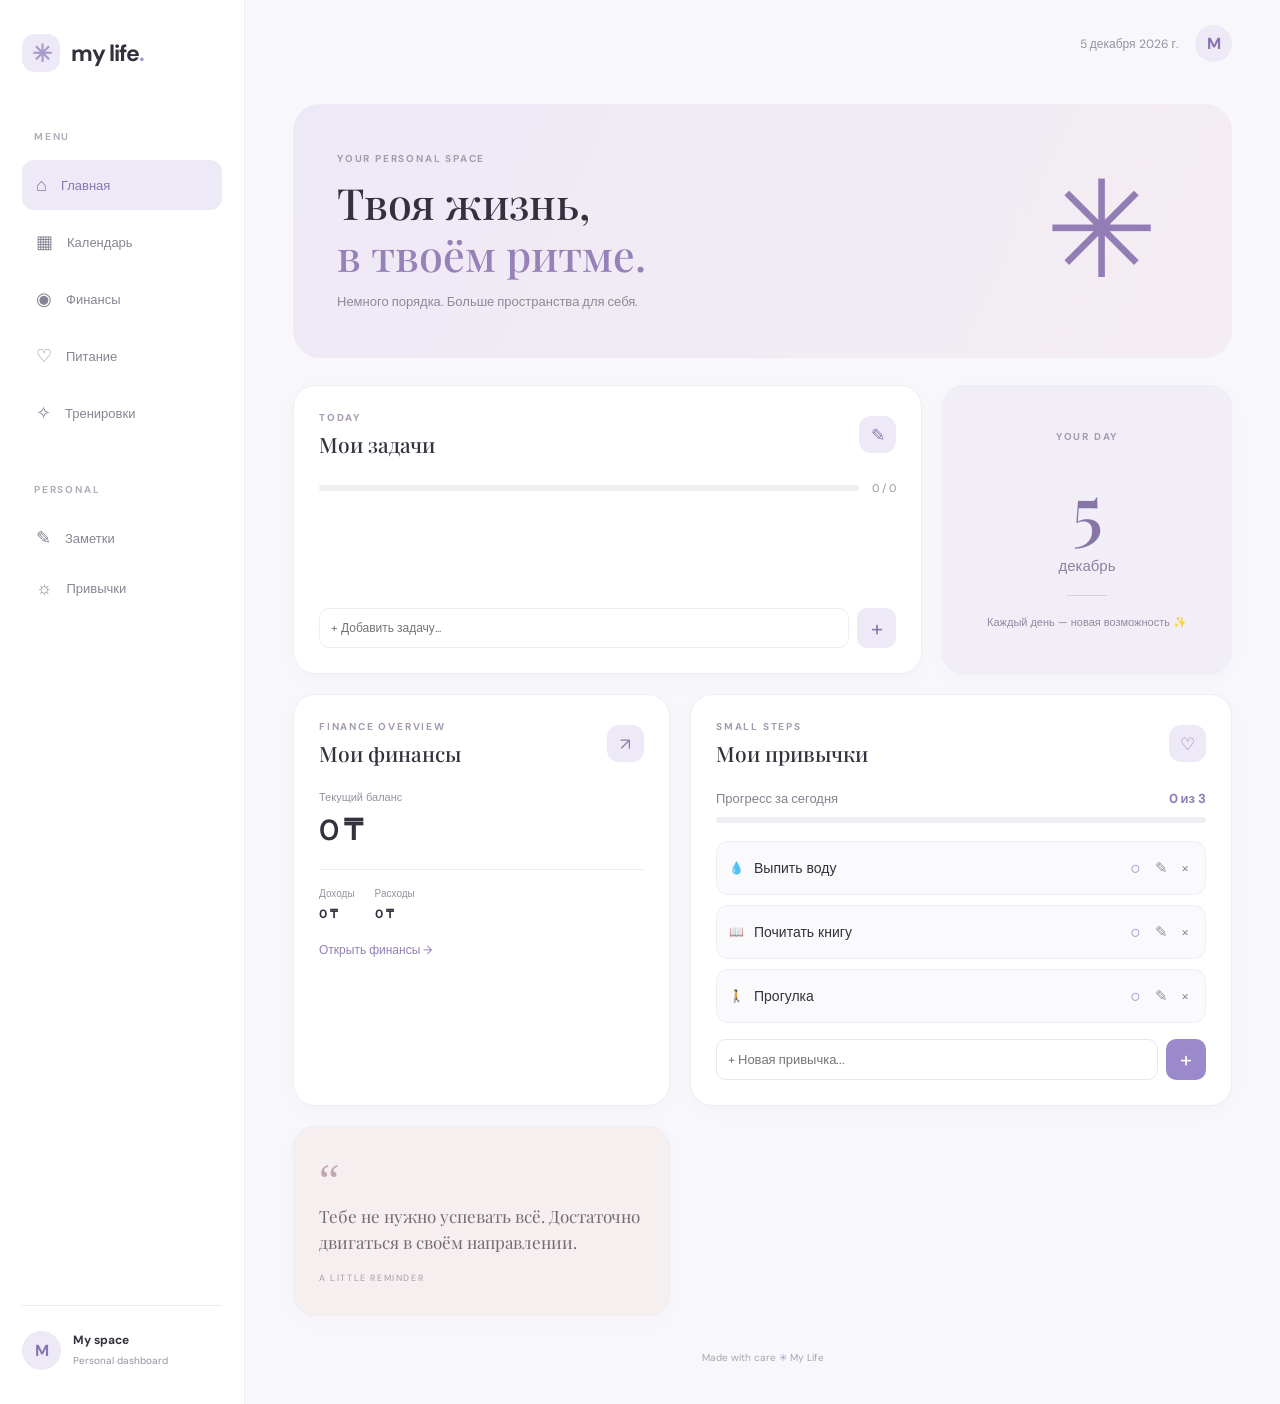
<file: index.html>
<!DOCTYPE html>
<html lang="ru">
<head>
  <meta charset="UTF-8">
  <meta name="viewport" content="width=device-width, initial-scale=1.0">
  <meta name="theme-color" content="#f8f7fb">
  <title>My Life</title>
  <link rel="stylesheet" href="style.css">
  <link rel="manifest" href="manifest.json">
  <link rel="preconnect" href="https://fonts.googleapis.com">
  <link rel="preconnect" href="https://fonts.gstatic.com" crossorigin>
  <link href="https://fonts.googleapis.com/css2?family=DM+Sans:wght@400;500;600;700&family=Playfair+Display:wght@500;600&display=swap" rel="stylesheet">
</head>
<body>
  <div class="app-shell">

    <aside class="sidebar">
      <div class="brand">
        <div class="brand-icon">✳</div>
        <span>my life<span class="brand-dot">.</span></span>
      </div>

      <div class="sidebar-label">MENU</div>
      <nav class="side-nav">
        <button class="nav-link active" data-page="home">⌂ <span>Главная</span></button>
        <button class="nav-link" data-page="calendar">▦ <span>Календарь</span></button>
        <button class="nav-link" data-page="finance">◉ <span>Финансы</span></button>
        <button class="nav-link" data-page="nutrition">♡ <span>Питание</span></button>
        <button class="nav-link" data-page="fitness">✧ <span>Тренировки</span></button>
      </nav>

      <div class="sidebar-bottom">
        <div class="sidebar-label">PERSONAL</div>
        <button class="nav-link" data-page="notes">✎ <span>Заметки</span></button>
        <button class="nav-link" data-page="habits">☼ <span>Привычки</span></button>
      </div>

      <div class="profile">
        <div class="avatar">M</div>
        <div><strong>My space</strong><small>Personal dashboard</small></div>
      </div>
    </aside>

    <main class="main-content">
      <header class="topbar">
        <div class="mobile-brand">✳ my life.</div>
        <div class="topbar-right">
          <span class="today-label" id="header-date"></span>
          <div class="top-avatar">M</div>
        </div>
      </header>

      <section class="welcome">
        <div>
          <p class="eyebrow">YOUR PERSONAL SPACE</p>
          <h1>Твоя жизнь,<br><span>в твоём ритме.</span></h1>
          <p class="welcome-subtitle">Немного порядка. Больше пространства для себя.</p>
        </div>
       <div class="welcome-decoration">✳︎</div>
      </section>

      <section class="dashboard-grid">

        <article class="card tasks-card">
          <div class="card-heading">
            <div>
              <p class="card-kicker">TODAY</p>
              <h2>Мои задачи</h2>
            </div>
            <span class="soft-icon">✎</span>
          </div>
          <div class="task-progress">
            <div class="progress-track"><div id="task-progress-fill"></div></div>
            <span id="task-count">0 / 0</span>
          </div>
          <div id="task-list" class="task-list"></div>
          <form id="task-form" class="task-form">
            <input id="task-input" placeholder="+ Добавить задачу..." autocomplete="off">
            <button aria-label="Добавить задачу">+</button>
          </form>
        </article>

        <article class="card date-card">
          <p class="card-kicker">YOUR DAY</p>
          <h2 id="day-number">14</h2>
          <p id="day-name">Ноябрь</p>
          <div class="date-divider"></div>
          <p class="date-note">Каждый день — новая возможность ✨</p>
        </article>

        <article class="card finance-card">
          <div class="card-heading">
            <div>
              <p class="card-kicker">FINANCE OVERVIEW</p>
              <h2>Мои финансы</h2>
            </div>
            <span class="soft-icon">↗</span>
          </div>
          <p class="finance-caption">Текущий баланс</p>
          <div class="balance" id="balance">0 ₸</div>
          <div class="finance-stats">
            <div><span>Доходы</span><strong id="income">0 ₸</strong></div>
            <div><span>Расходы</span><strong id="expenses">0 ₸</strong></div>
          </div>
          <button class="text-button" data-page="finance">Открыть финансы →</button>
        </article>

        <article class="card habits-card">
  <div class="card-heading">
    <div>
      <p class="card-kicker">SMALL STEPS</p>
      <h2>Мои привычки</h2>
    </div>
    <span class="soft-icon">♡</span>
  </div>

  <div class="habits-progress">
    <div class="habits-progress-info">
      <span>Прогресс за сегодня</span>
      <strong id="habit-progress-text">0 из 0</strong>
    </div>

    <div class="progress-track">
      <div id="habit-progress-fill"></div>
    </div>
  </div>

  <div id="habits-list" class="habits-list"></div>

  <form id="habit-form" class="habit-form">
    <input
      type="text"
      id="habit-input"
      placeholder="+ Новая привычка..."
      maxlength="60"
      autocomplete="off"
    >
    <button type="submit" aria-label="Добавить привычку">+</button>
  </form>
</article>

        <article class="card quote-card">
          <span class="quote-mark">“</span>
          <p>Тебе не нужно успевать всё. Достаточно двигаться в своём направлении.</p>
          <span class="quote-caption">A LITTLE REMINDER</span>
        </article>

      </section>

      <footer>Made with care <span>✳</span> My Life</footer>
    </main>
  </div>

  <nav class="mobile-nav">
    <button class="active" data-page="home">⌂<small>Главная</small></button>
    <button data-page="calendar">▦<small>Календарь</small></button>
    <button data-page="finance">◉<small>Финансы</small></button>
    <button data-page="notes">✎<small>Заметки</small></button>
    <button data-page="nutrition">♡<small>Питание</small></button>
    <button data-page="fitness">✧<small>Спорт</small></button>
  </nav>

  <script src="pwa.js"></script>
  <script src="script.js"></script>
</body>
</html>
</file>
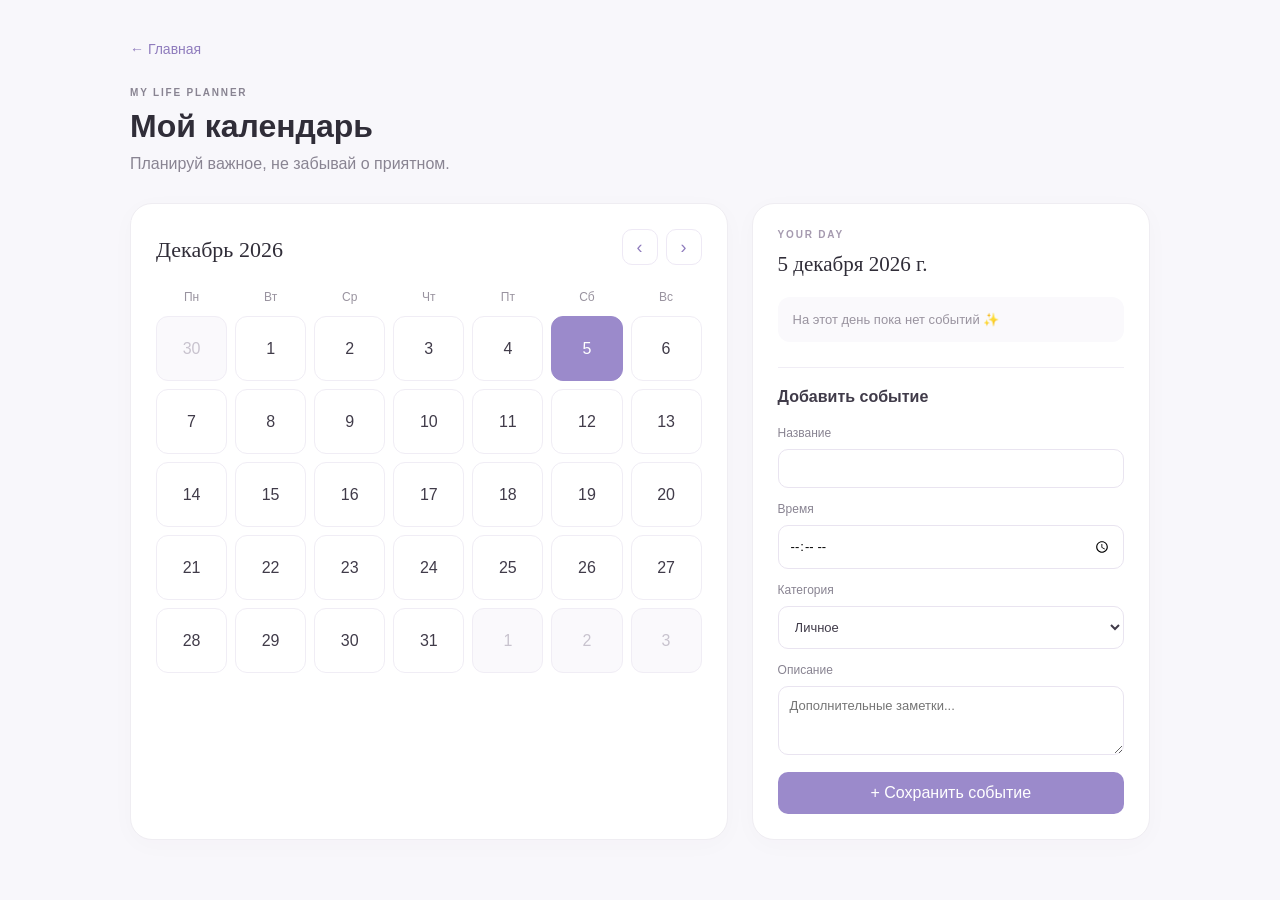
<file: pages/calendar.html>
<!DOCTYPE html>
<html lang="ru">
<head>
  <meta charset="UTF-8">
  <meta name="viewport" content="width=device-width, initial-scale=1.0">
  <title>Календарь — My Life</title>
  <link rel="stylesheet" href="../style.css">
  <link rel="manifest" href="../manifest.json">
</head>
<body>

  <div class="calendar-page">
    <header class="calendar-header">
      <a href="../index.html" class="back-link">← Главная</a>
      <p class="card-kicker">MY LIFE PLANNER</p>
      <h1>Мой календарь</h1>
      <p>Планируй важное, не забывай о приятном.</p>
    </header>

    <main>
      <div class="calendar-layout">

  <section class="card calendar-main">
    <div class="calendar-top">
      <h2 id="calendar-month">Ноябрь 2026</h2>

      <div class="calendar-controls">
        <button id="prev-month" type="button">‹</button>
        <button id="next-month" type="button">›</button>
      </div>
    </div>

    <div class="calendar-weekdays">
      <span>Пн</span>
      <span>Вт</span>
      <span>Ср</span>
      <span>Чт</span>
      <span>Пт</span>
      <span>Сб</span>
      <span>Вс</span>
    </div>

    <div class="calendar-days" id="calendar-days"></div>
  </section>

  
<section class="card calendar-events">
  <p class="card-kicker">YOUR DAY</p>

  <h2 id="selected-date">Выбери дату</h2>

  <div id="events-list" class="events-list">
    <p class="events-empty">На этот день пока нет событий ✨</p>
  </div>

  <div class="event-form-wrapper">
    <h3>Добавить событие</h3>

    <form id="event-form">
      <label for="event-title">Название</label>
      <input
  type="text"
  id="event-title"
  required
>

      <label for="event-time">Время</label>
      <input type="time" id="event-time">


<label for="event-category">Категория</label>
<select id="event-category">
  <option value="personal">Личное</option>
  <option value="work">Работа</option>
  <option value="health">Здоровье</option>
  <option value="rest">Отдых</option>
  <option value="other">Другое</option>
</select> 

      <label for="event-description">Описание</label>
      <textarea
        id="event-description"
        placeholder="Дополнительные заметки..."
        rows="3"
      ></textarea>

      <button type="submit" class="event-submit">
        + Сохранить событие
      </button>
    </form>
  </div>
</section>


</div>
      </section>

<div id="edit-modal" class="edit-modal hidden">
  <div class="edit-modal-content">

    <div class="edit-modal-header">
      <h2>Изменить событие</h2>
      <button type="button" id="close-edit-modal">×</button>
    </div>

    <form id="edit-event-form">

      <input type="hidden" id="edit-event-id">

      <label for="edit-event-title">Название</label>
      <input type="text" id="edit-event-title" required>

      <label for="edit-event-date">Дата</label>
      <input type="date" id="edit-event-date" required>

      <label for="edit-event-time">Время</label>
      <input type="time" id="edit-event-time">

      <label for="edit-event-category">Категория</label>
      <select id="edit-event-category">
        <option value="personal">Личное</option>
        <option value="work">Работа</option>
        <option value="health">Здоровье</option>
        <option value="rest">Отдых</option>
        <option value="other">Другое</option>
      </select>

      <label for="edit-event-description">Описание</label>
      <textarea id="edit-event-description" rows="3"></textarea>

      <button type="submit" class="event-submit">
        Сохранить изменения
      </button>

    </form>
  </div>
</div>

    </main>
  </div>
<script src="../pwa.js"></script>
</body>

<!-- MOBILE BOTTOM NAVIGATION -->

<nav class="mobile-nav">

  <a href="../index.html">
    ⌂
    <small>Главная</small>
  </a>

  <a href="calendar.html">
    ▦
    <small>Календарь</small>
  </a>

  <a href="finance.html">
    ◉
    <small>Финансы</small>
  </a>

  <a href="notes.html">
    ✎
    <small>Заметки</small>
  </a>

  <a href="nutrition.html">
    ♡
    <small>Питание</small>
  </a>

  <a href="fitness.html">
    ✧
    <small>Спорт</small>
  </a>

</nav>

<script src="calendar.js"></script>
</html>
</file>
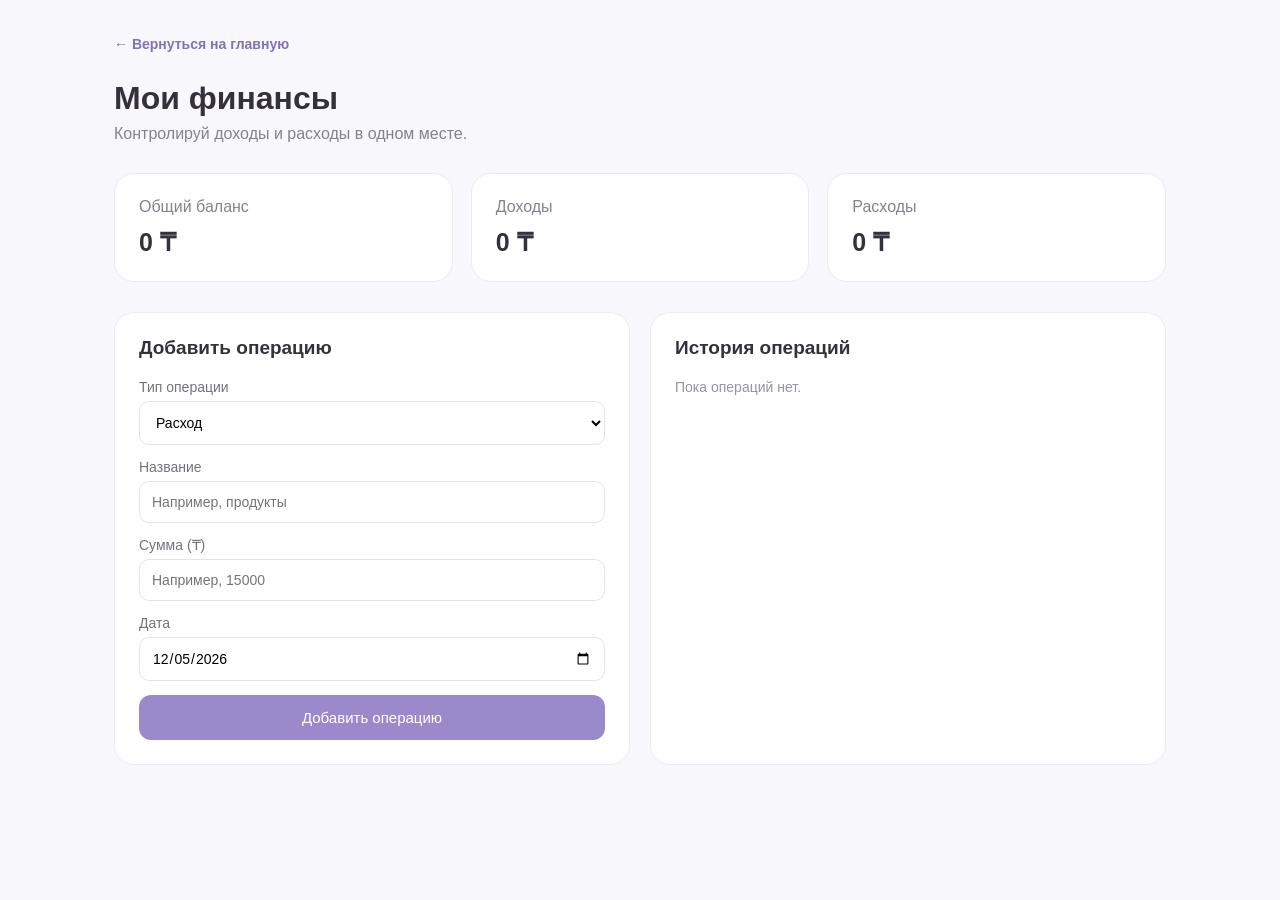
<file: pages/finance.html>
<!DOCTYPE html>
<html lang="ru">
<head>
  <meta charset="UTF-8">
  <meta name="viewport" content="width=device-width, initial-scale=1.0">
  <title>My Life — Финансы</title>
  <link rel="stylesheet" href="../style.css">
  <link rel="manifest" href="../manifest.json">

  <style>
    .finance-page {
      max-width: 1100px;
      margin: 0 auto;
      padding: 35px 24px;
    }

    .back-link {
      display: inline-block;
      margin-bottom: 28px;
      color: #8272b8;
      text-decoration: none;
      font-weight: 600;
    }

    .finance-page h1 {
      margin-bottom: 8px;
    }

    .finance-subtitle {
      color: #85818e;
      margin-bottom: 30px;
    }

    .finance-overview {
      display: grid;
      grid-template-columns: repeat(3, 1fr);
      gap: 18px;
      margin-bottom: 30px;
    }

    .finance-box,
    .finance-panel {
      background: white;
      border: 1px solid #eeeaf5;
      border-radius: 20px;
      padding: 24px;
    }

    .finance-box p {
      color: #85818e;
      margin-bottom: 12px;
    }

    .finance-box h2 {
      font-size: 25px;
    }

    .finance-content {
      display: grid;
      grid-template-columns: 1fr 1fr;
      gap: 20px;
    }

    .finance-panel h2 {
      margin-bottom: 20px;
      font-size: 19px;
    }

    .finance-form {
      display: flex;
      flex-direction: column;
      gap: 14px;
    }

    .finance-form label {
      font-size: 14px;
      color: #77717f;
    }

    .finance-form input,
    .finance-form select {
      width: 100%;
      padding: 12px;
      margin-top: 6px;
      border: 1px solid #e6e1ef;
      border-radius: 10px;
      background: #fff;
      font: inherit;
    }

    .finance-form button {
      border: none;
      border-radius: 12px;
      padding: 14px;
      background: #9b8acb;
      color: white;
      font-size: 15px;
      cursor: pointer;
    }

    .transaction-list {
      display: flex;
      flex-direction: column;
      gap: 12px;
    }

    .transaction-item {
      display: flex;
      justify-content: space-between;
      align-items: center;
      gap: 12px;
      padding: 13px 0;
      border-bottom: 1px solid #f0edf4;
    }

    .transaction-item small {
      display: block;
      color: #99939f;
      margin-top: 5px;
    }

    .income-amount {
      color: #4b9c79;
      font-weight: 600;
    }

    .expense-amount {
      color: #d27c88;
      font-weight: 600;
    }

    .delete-transaction {
      border: none;
      background: transparent;
      color: #aaa;
      cursor: pointer;
      margin-left: 8px;
    }

    .empty-transactions {
      color: #99939f;
      font-size: 14px;
    }

    @media (max-width: 700px) {
      .finance-overview,
      .finance-content {
        grid-template-columns: 1fr;
      }
    }
  </style>
</head>

<body>
  <main class="finance-page">

    <a class="back-link" href="../index.html">← Вернуться на главную</a>

    <h1>Мои финансы</h1>
    <p class="finance-subtitle">Контролируй доходы и расходы в одном месте.</p>

    <section class="finance-overview">

      <div class="finance-box">
        <p>Общий баланс</p>
        <h2 id="total-balance">0 ₸</h2>
      </div>

      <div class="finance-box">
        <p>Доходы</p>
        <h2 id="total-income">0 ₸</h2>
      </div>

      <div class="finance-box">
        <p>Расходы</p>
        <h2 id="total-expense">0 ₸</h2>
      </div>

    </section>

    <section class="finance-content">

      <div class="finance-panel">
        <h2>Добавить операцию</h2>

        <form class="finance-form" id="finance-form">

          <label>
            Тип операции
            <select id="operation-type" required>
              <option value="expense">Расход</option>
              <option value="income">Доход</option>
            </select>
          </label>

          <label>
            Название
            <input
              type="text"
              id="operation-name"
              placeholder="Например, продукты"
              required
            >
          </label>

          <label>
            Сумма (₸)
            <input
              type="number"
              id="operation-amount"
              placeholder="Например, 15000"
              min="1"
              step="1"
              required
            >
          </label>

          <label>
            Дата
            <input type="date" id="operation-date" required>
          </label>

          <button type="submit">Добавить операцию</button>

        </form>
      </div>

      <div class="finance-panel">
        <h2>История операций</h2>
        <div class="transaction-list" id="transaction-list">
          <p class="empty-transactions">Пока операций нет.</p>
        </div>
      </div>

    </section>
  </main>

  <script>
    const STORAGE_KEY = 'myLifeTransactions';

    const money = amount =>
      new Intl.NumberFormat('ru-RU').format(amount) + ' ₸';

    function getTransactions() {
      return JSON.parse(localStorage.getItem(STORAGE_KEY) || '[]');
    }

    function saveTransactions(transactions) {
      localStorage.setItem(STORAGE_KEY, JSON.stringify(transactions));
    }

    function renderFinance() {
      const transactions = getTransactions();

      const income = transactions
        .filter(item => item.type === 'income')
        .reduce((sum, item) => sum + item.amount, 0);

      const expense = transactions
        .filter(item => item.type === 'expense')
        .reduce((sum, item) => sum + item.amount, 0);

      document.getElementById('total-balance').textContent =
        money(income - expense);

      document.getElementById('total-income').textContent =
        money(income);

      document.getElementById('total-expense').textContent =
        money(expense);

      const list = document.getElementById('transaction-list');

      if (transactions.length === 0) {
        list.innerHTML =
          '<p class="empty-transactions">Пока операций нет.</p>';
        return;
      }

      list.innerHTML = '';

      transactions
        .sort((a, b) => b.id - a.id)
        .forEach(item => {
          const row = document.createElement('div');
          row.className = 'transaction-item';

          const info = document.createElement('div');
          const name = document.createElement('strong');
          const date = document.createElement('small');

          name.textContent = item.name;
          date.textContent = new Date(item.date + 'T12:00:00')
            .toLocaleDateString('ru-RU');

          info.append(name, date);

          const right = document.createElement('div');
          const amount = document.createElement('span');
          amount.className = item.type === 'income'
            ? 'income-amount'
            : 'expense-amount';

          amount.textContent =
            (item.type === 'income' ? '+' : '−') + money(item.amount);

          const deleteButton = document.createElement('button');
          deleteButton.className = 'delete-transaction';
          deleteButton.textContent = '✕';
          deleteButton.type = 'button';

          deleteButton.addEventListener('click', () => {
            const updated = getTransactions()
              .filter(transaction => transaction.id !== item.id);

            saveTransactions(updated);
            renderFinance();
          });

          right.append(amount, deleteButton);
          row.append(info, right);
          list.append(row);
        });
    }

    document.getElementById('operation-date').value =
      new Date().toLocaleDateString('en-CA');

    document.getElementById('finance-form')
      .addEventListener('submit', event => {
        event.preventDefault();

        const type = document.getElementById('operation-type').value;
        const name = document.getElementById('operation-name').value.trim();
        const amount = Number(
          document.getElementById('operation-amount').value
        );
        const date = document.getElementById('operation-date').value;

        if (!name || !amount || amount <= 0 || !date) return;

        const transactions = getTransactions();

        transactions.push({
          id: Date.now(),
          type,
          name,
          amount,
          date
        });

        saveTransactions(transactions);
        event.target.reset();

        document.getElementById('operation-date').value =
          new Date().toLocaleDateString('en-CA');

        renderFinance();
      });

    renderFinance();
  </script>

<nav class="mobile-nav">

  <a href="../index.html">
    ⌂
    <small>Главная</small>
  </a>

  <a href="calendar.html">
    ▦
    <small>Календарь</small>
  </a>

  <a href="finance.html" class="active">
    ◉
    <small>Финансы</small>
  </a>

  <a href="notes.html">
    ✎
    <small>Заметки</small>
  </a>

  <a href="nutrition.html">
    ♡
    <small>Питание</small>
  </a>

  <a href="fitness.html">
    ✧
    <small>Спорт</small>
  </a>

</nav>
<script src="../pwa.js"></script>
</body>
</html>
</file>
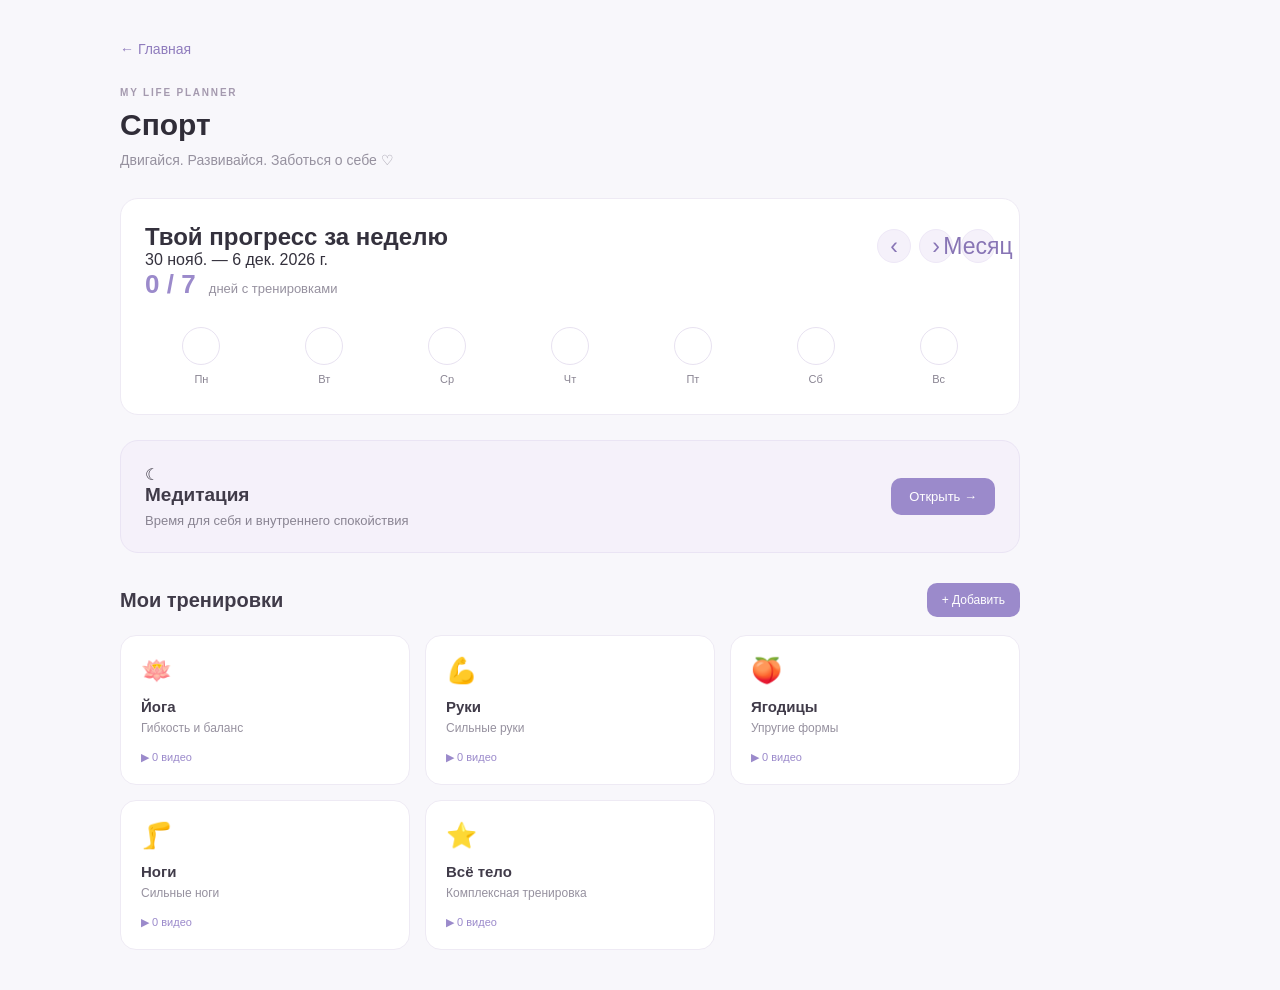
<file: pages/fitness.html>
<!DOCTYPE html>
<html lang="ru">
<head>
  <meta charset="UTF-8">
  <meta name="viewport" content="width=device-width, initial-scale=1.0">
  <meta name="theme-color" content="#f5f1fa">
  <title>Спорт — My Life</title>
  <link rel="stylesheet" href="../style.css">
  <link rel="manifest" href="../manifest.json">
</head>

<body>

  <div class="fitness-page">

    <!-- HEADER -->

    <header class="fitness-header">
      <a href="../index.html" class="back-link">← Главная</a>
      <p class="card-kicker">MY LIFE PLANNER</p>
      <h1>Спорт</h1>
      <p>Двигайся. Развивайся. Заботься о себе ♡</p>
    </header>

    <main class="fitness-main">

      <!-- WEEKLY PROGRESS -->

      <section class="fitness-progress">

        <div class="fitness-week-heading">
          <div>
            <h2>Твой прогресс за неделю</h2>
            <span id="fitness-week-label"></span>
          </div>

          
<div class="fitness-week-controls">
  <button type="button" id="fitness-prev-week">‹</button>
  <button type="button" id="fitness-next-week">›</button>
  <button type="button" id="fitness-month-button" class="fitness-month-button">
    Месяц
  </button>
</div>

        </div>

        <div class="fitness-progress-info">
          <p>
            <span id="fitness-progress-count">0</span> / 7
          </p>
          <span>дней с тренировками</span>
        </div>

        <div
          id="fitness-progress-days"
          class="fitness-progress-days">
        </div>

      </section>


      <!-- MEDITATION -->

      <section class="meditation-card">

        <div class="meditation-card-info">
          <span class="meditation-icon">☾</span>
          <h2>Медитация</h2>
          <p>Время для себя и внутреннего спокойствия</p>
        </div>

        <button type="button" id="open-meditation">
          Открыть →
        </button>

      </section>


      <!-- WORKOUTS -->

      <section class="fitness-workouts">

        <div class="fitness-section-header">
          <h2>Мои тренировки</h2>

          <button type="button" id="add-workout-button">
            + Добавить
          </button>
        </div>

        <div
          id="fitness-workout-grid"
          class="fitness-workout-grid">
        </div>

      </section>


      <!-- WORKOUT DETAILS -->

      <section
        id="fitness-detail"
        class="fitness-detail hidden">

        <div class="fitness-detail-header">

          <button type="button" id="back-to-workouts">
            ← Назад
          </button>

          <h2 id="fitness-detail-title"></h2>

        </div>

        <div class="fitness-detail-actions">

          <button type="button" id="add-video-button">
            + Добавить видео
          </button>

          <button
            type="button"
            id="delete-workout-button"
            class="fitness-delete-workout">
            Удалить категорию
          </button>

        </div>

        <div
          id="fitness-video-list"
          class="fitness-video-list">
        </div>

      </section>

    </main>

  </div>


  <!-- WORKOUT MODAL -->

  <div id="workout-modal" class="fitness-modal hidden">

    <div class="fitness-modal-content">

      <div class="fitness-modal-header">
        <h2>Новая тренировка</h2>

        <button type="button" id="close-workout-modal">
          ×
        </button>
      </div>

      <label for="workout-name">
        Название тренировки
      </label>

      <input
        type="text"
        id="workout-name"
        placeholder="Например, Растяжка">

      <button type="button" id="save-workout-button">
        Сохранить
      </button>

    </div>

  </div>


  <!-- VIDEO MODAL -->

  <div id="video-modal" class="fitness-modal hidden">

    <div class="fitness-modal-content">

      <div class="fitness-modal-header">
        <h2>Добавить видео</h2>

        <button type="button" id="close-video-modal">
          ×
        </button>
      </div>

      <label for="video-name">
        Название видео
      </label>

      <input
        type="text"
        id="video-name"
        placeholder="Например, Йога для начинающих">

      <label for="video-link">
        Ссылка на YouTube
      </label>

      <input
        type="url"
        id="video-link"
        placeholder="Вставь ссылку на видео">

      <button type="button" id="save-video-button">
        Сохранить
      </button>

    </div>

  </div>


<!-- MONTH CALENDAR MODAL -->

<div id="fitness-month-modal" class="fitness-modal hidden">

  <div class="fitness-modal-content fitness-calendar-modal">

    <div class="fitness-modal-header">
      <h2>История тренировок</h2>

      <button type="button" id="close-fitness-month">
        ×
      </button>
    </div>

    <div class="fitness-calendar-heading">

      <button type="button" id="fitness-prev-month">‹</button>

      <h3 id="fitness-month-title">Ноябрь 2026</h3>

      <button type="button" id="fitness-next-month">›</button>

    </div>

    <div class="fitness-calendar-weekdays">
      <span>Пн</span>
      <span>Вт</span>
      <span>Ср</span>
      <span>Чт</span>
      <span>Пт</span>
      <span>Сб</span>
      <span>Вс</span>
    </div>

    <div
      id="fitness-month-grid"
      class="fitness-month-grid">
    </div>

    <div class="fitness-calendar-legend">
      <span class="fitness-calendar-dot"></span>
      <span>День с тренировкой</span>
    </div>

  </div>

</div>

<!-- MOBILE BOTTOM NAVIGATION -->

<nav class="mobile-nav">

  <a href="../index.html">
    ⌂
    <small>Главная</small>
  </a>

  <a href="calendar.html">
    ▦
    <small>Календарь</small>
  </a>

  <a href="finance.html">
    ◉
    <small>Финансы</small>
  </a>

  <a href="notes.html">
    ✎
    <small>Заметки</small>
  </a>

  <a href="nutrition.html">
    ♡
    <small>Питание</small>
  </a>

  <a href="fitness.html" class="active">
    ✧
    <small>Спорт</small>
  </a>

</nav>

  <script src="fitness.js"></script>
<script src="../pwa.js"></script>
</body>
</html>
</file>
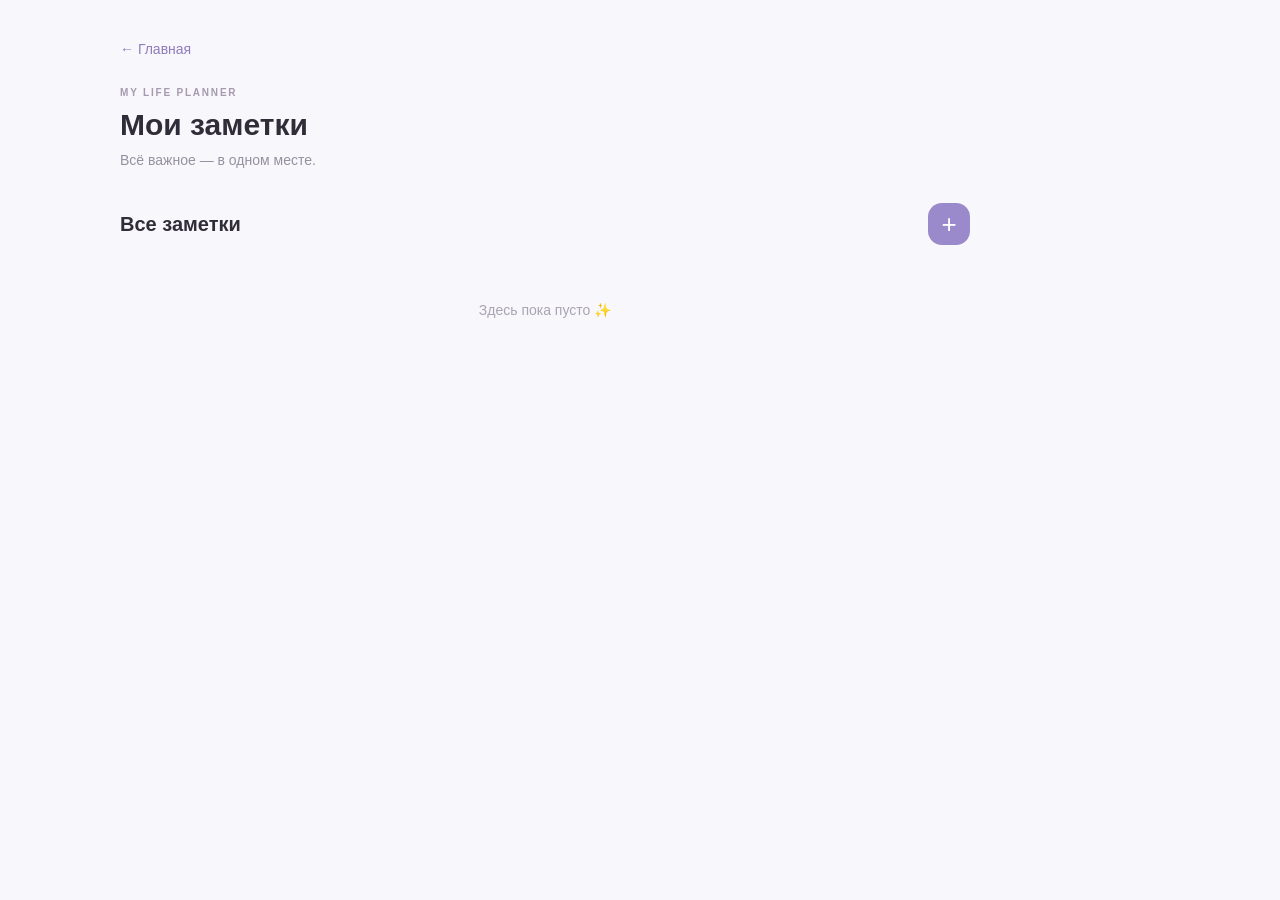
<file: pages/notes.html>
<!DOCTYPE html>
<html lang="ru">
<head>
  <meta charset="UTF-8">
  <meta name="viewport" content="width=device-width, initial-scale=1.0">
  <title>Заметки — My Life</title>
  <link rel="stylesheet" href="../style.css">
  <link rel="manifest" href="../manifest.json">
</head>
<body>

  <div class="notes-page">
    <header class="notes-header">
      <a href="../index.html" class="back-link">← Главная</a>
      <p class="card-kicker">MY LIFE PLANNER</p>
      <h1>Мои заметки</h1>
      <p>Всё важное — в одном месте.</p>
    </header>

    <main class="notes-main">

      <div class="notes-top">
        <h2>Все заметки</h2>
        <button id="add-note-button" type="button">+</button>
      </div>

      <div id="notes-list" class="notes-list">
        <p class="notes-empty">Здесь пока пусто ✨</p>
      </div>
      <div id="note-editor" class="note-editor hidden">

  <div class="note-editor-header">
    <span id="note-editor-date"></span>
    <button type="button" id="close-note-editor">×</button>
  </div>

  <textarea id="note-content" placeholder="Напиши что-нибудь..."></textarea>

  <button type="button" id="save-note-button">
    Сохранить
  </button>

</div>

    </main>
  </div>

  <script src="notes.js"></script>


<nav class="mobile-nav">

  <a href="../index.html">
    ⌂
    <small>Главная</small>
  </a>

  <a href="calendar.html">
    ▦
    <small>Календарь</small>
  </a>

  <a href="finance.html">
    ◉
    <small>Финансы</small>
  </a>

  <a href="notes.html" class="active">
    ✎
    <small>Заметки</small>
  </a>

  <a href="nutrition.html">
    ♡
    <small>Питание</small>
  </a>

  <a href="fitness.html">
    ✧
    <small>Спорт</small>
  </a>

</nav>
<script src="../pwa.js"></script>
</body>
</html>
</file>
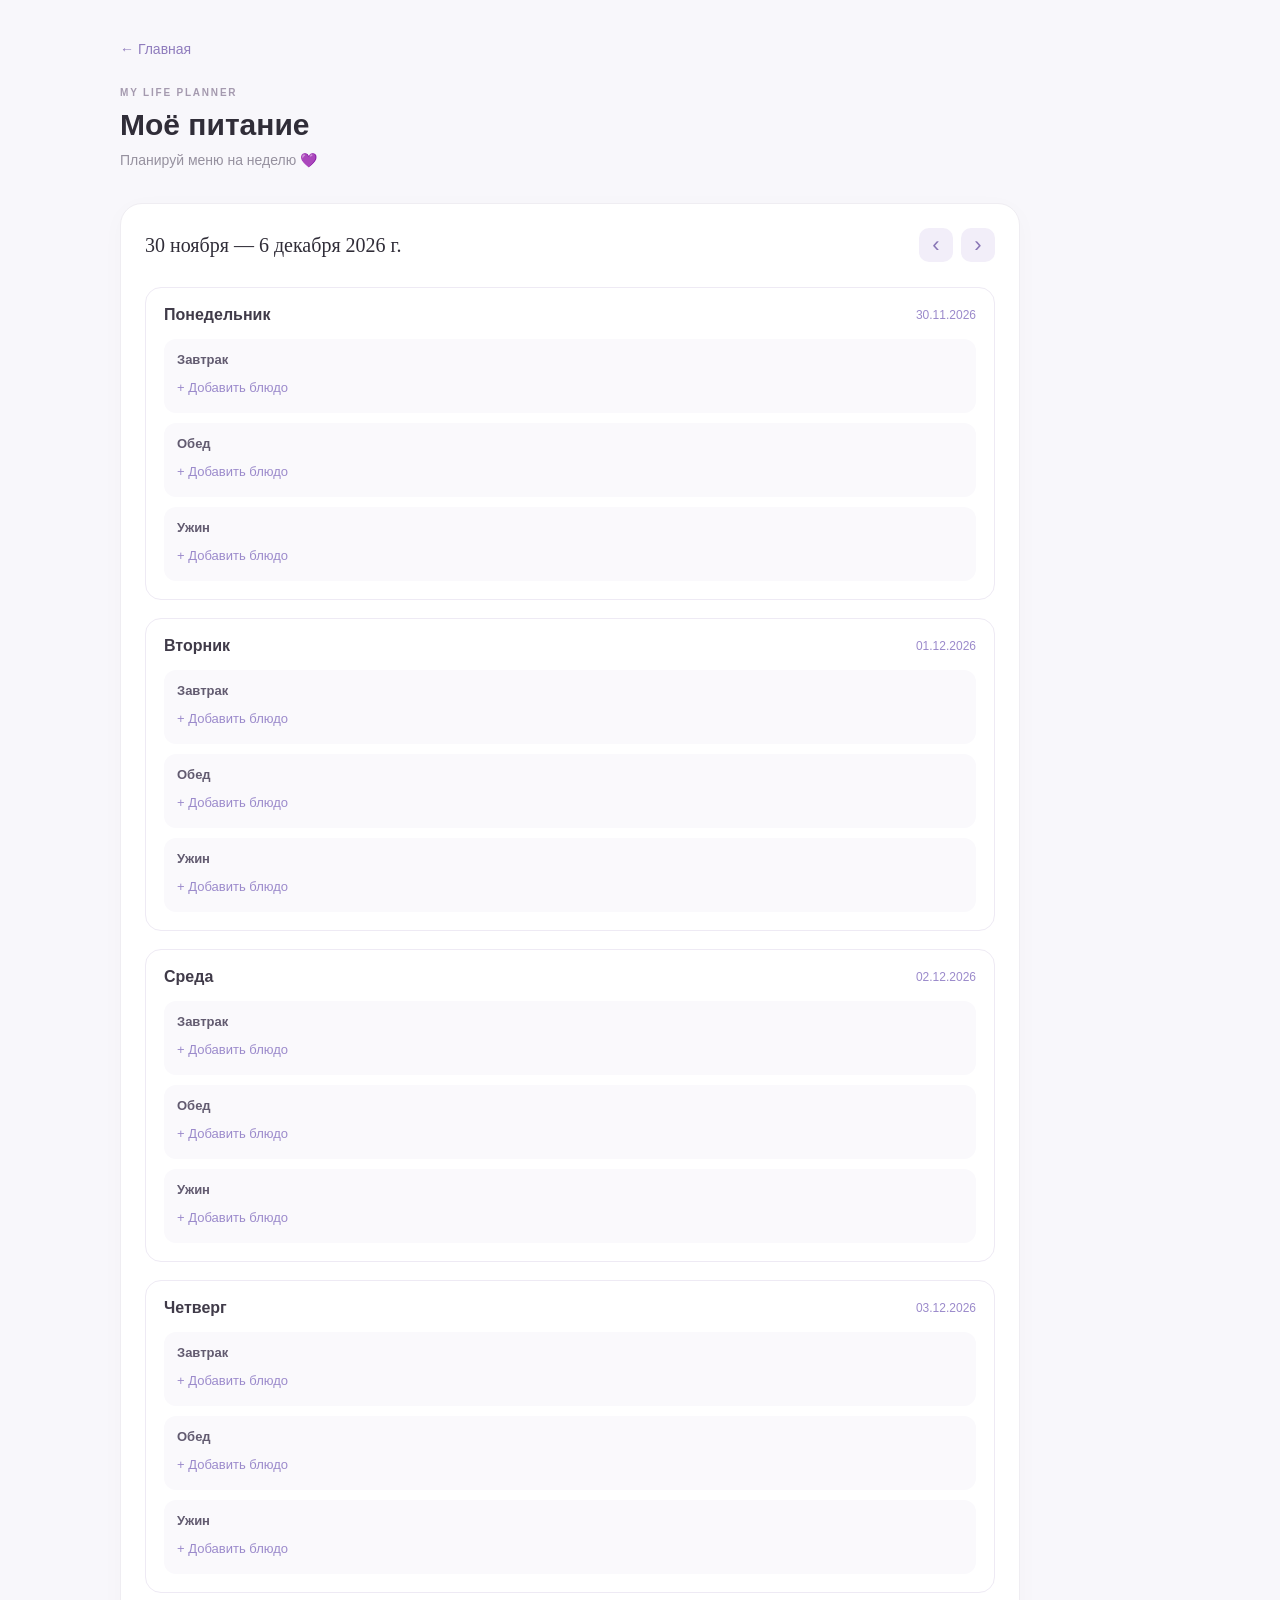
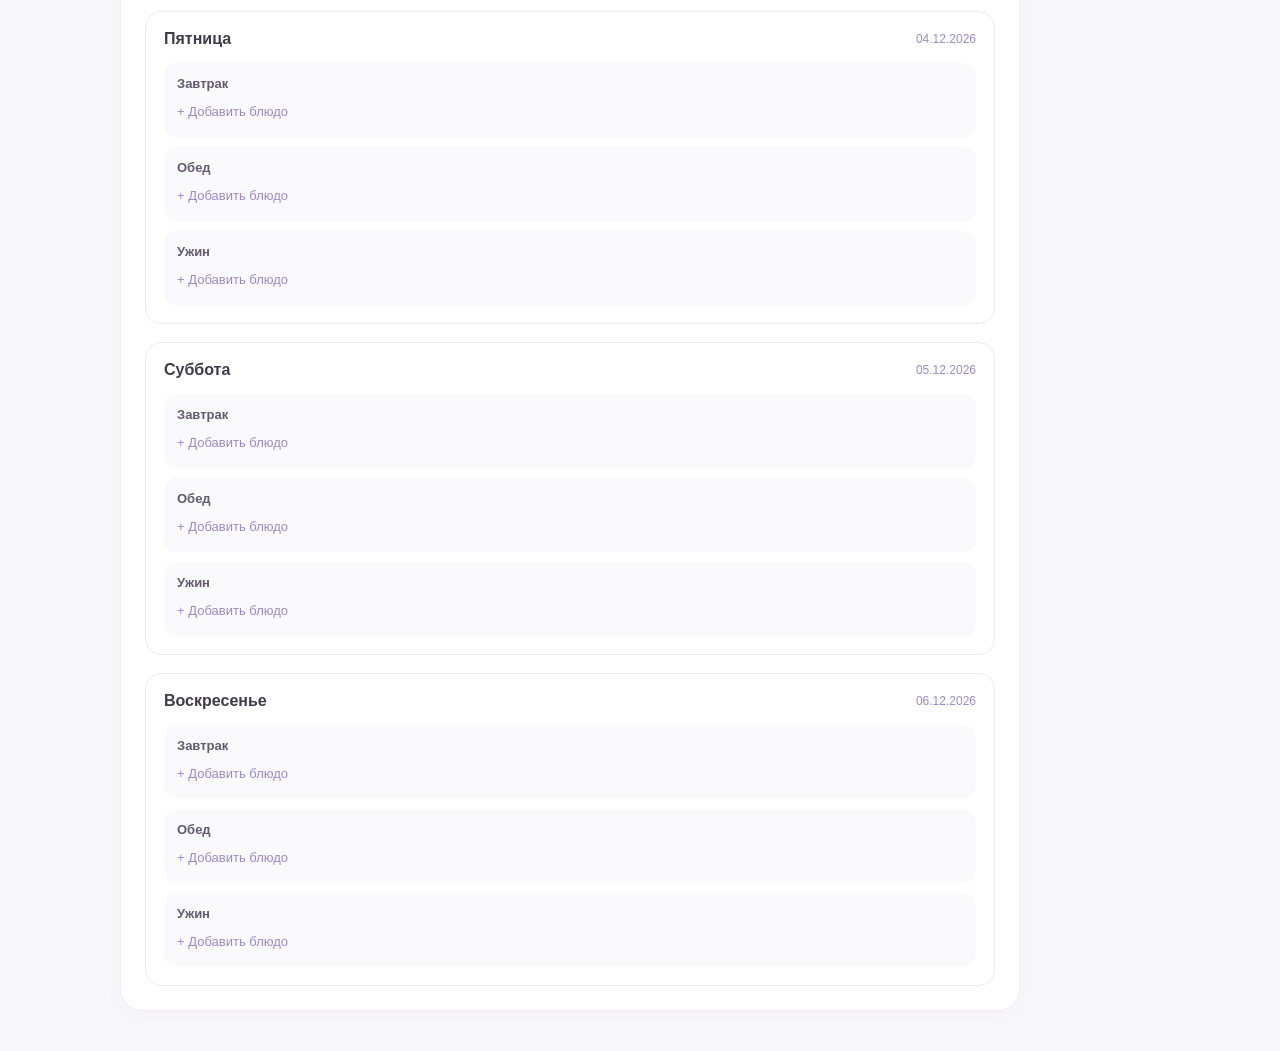
<file: pages/nutrition.html>
<!DOCTYPE html>
<html lang="ru">
<head>
  <meta charset="UTF-8">
  <meta name="viewport" content="width=device-width, initial-scale=1.0">
  <title>Питание — My Life</title>
  <link rel="stylesheet" href="../style.css">
  <link rel="manifest" href="../manifest.json">
</head>
<body>

  <div class="nutrition-page">

    <header class="nutrition-header">
      <a href="../index.html" class="back-link">← Главная</a>
      <p class="card-kicker">MY LIFE PLANNER</p>
      <h1>Моё питание</h1>
      <p>Планируй меню на неделю 💜</p>
    </header>

    <main class="nutrition-main">

      <section class="card nutrition-planner">

        <div class="nutrition-week-header">
          <h2 id="nutrition-week-title">Меню на неделю</h2>

          <div class="nutrition-week-controls">
            <button id="prev-week" type="button">‹</button>
            <button id="next-week" type="button">›</button>
          </div>
        </div>

        <div id="nutrition-week" class="nutrition-week"></div>

      </section>

    </main>

<!-- MEAL EDITOR -->

<div id="meal-modal" class="meal-modal hidden">

  <div class="meal-modal-content">

    <div class="meal-modal-header">
      <h2 id="meal-modal-title">Добавить блюдо</h2>
      <button type="button" id="close-meal-modal">×</button>
    </div>

    <label for="meal-name">Название блюда</label>
    <input type="text" id="meal-name">

    <label for="meal-photo">Фотография</label>
    <input
      type="file"
      id="meal-photo"
      accept="image/*"
    >

    <div id="meal-photo-preview" class="meal-photo-preview"></div>

    <button type="button" id="save-meal-button">
      Сохранить
    </button>

  </div>
</div>

  </div>

  <script src="nutrition.js"></script>

<nav class="mobile-nav">

  <a href="../index.html">
    ⌂
    <small>Главная</small>
  </a>

  <a href="calendar.html">
    ▦
    <small>Календарь</small>
  </a>

  <a href="finance.html">
    ◉
    <small>Финансы</small>
  </a>

  <a href="notes.html" class="active">
    ✎
    <small>Заметки</small>
  </a>

  <a href="nutrition.html">
    ♡
    <small>Питание</small>
  </a>

  <a href="fitness.html">
    ✧
    <small>Спорт</small>
  </a>

</nav>
<script src="../pwa.js"></script>
</body>
</html>
</file>
<file: style.css>
:root {
  --bg: #f8f7fb;
  --surface: #ffffff;
  --text: #34313d;
  --muted: #96919f;
  --lilac: #a99acb;
  --lilac-light: #eee9f6;
  --border: #efedf2;
  --green: #a8b9a6;
  --pink: #ead6df;
  --radius: 22px;
}

* {
  box-sizing: border-box;
  margin: 0;
  padding: 0;
}

body {
  background: var(--bg);
  color: var(--text);
  font-family: 'DM Sans', sans-serif;
  min-height: 100vh;
}

button, input {
  font: inherit;
}

button {
  cursor: pointer;
}

.app-shell {
  display: flex;
  min-height: 100vh;
}

.sidebar {
  width: 245px;
  background: #fff;
  border-right: 1px solid var(--border);
  padding: 34px 22px;
  display: flex;
  flex-direction: column;
  flex-shrink: 0;
}

.brand {
  display: flex;
  align-items: center;
  gap: 11px;
  font-size: 23px;
  font-weight: 700;
  letter-spacing: -1px;
  margin-bottom: 58px;
}

.brand-icon {
  width: 38px;
  height: 38px;
  display: grid;
  place-items: center;
  background: var(--lilac-light);
  color: var(--lilac);
  border-radius: 13px;
  font-size: 24px;
}

.brand-dot {
  color: var(--lilac);
}

.sidebar-label {
  color: #b1acb9;
  font-size: 10px;
  letter-spacing: 1.8px;
  font-weight: 700;
  margin: 0 0 17px 12px;
}

.side-nav {
  display: grid;
  gap: 7px;
}

.nav-link {
  border: 0;
  background: transparent;
  padding: 13px 14px;
  border-radius: 12px;
  display: flex;
  align-items: center;
  gap: 14px;
  color: #898493;
  font-size: 18px;
  text-align: left;
  transition: .2s;
}

.nav-link span {
  font-size: 13px;
  font-weight: 500;
}

.nav-link:hover,
.nav-link.active {
  background: var(--lilac-light);
  color: #8875b0;
}

.sidebar-bottom {
  margin-top: 45px;
}

.profile {
  margin-top: auto;
  padding-top: 25px;
  border-top: 1px solid var(--border);
  display: flex;
  align-items: center;
  gap: 12px;
}

.avatar, .top-avatar {
  background: var(--lilac-light);
  color: #8875b0;
  border-radius: 50%;
  display: grid;
  place-items: center;
  font-weight: 700;
}

.avatar {
  width: 39px;
  height: 39px;
}

.profile strong {
  display: block;
  font-size: 12px;
}

.profile small {
  color: var(--muted);
  font-size: 10px;
}

.main-content {
  width: 100%;
  max-width: 1500px;
  margin: auto;
  padding: 25px 48px 30px;
}

.topbar {
  display: flex;
  justify-content: flex-end;
  align-items: center;
  margin-bottom: 42px;
}

.topbar-right {
  display: flex;
  align-items: center;
  gap: 17px;
}

.today-label {
  font-size: 12px;
  color: var(--muted);
}

.top-avatar {
  width: 37px;
  height: 37px;
}

.mobile-brand, .mobile-nav {
  display: none;
}

.welcome {
  background: linear-gradient(115deg, #eee9f6, #f4edf3);
  border-radius: 27px;
  padding: 39px 44px;
  min-height: 210px;
  display: flex;
  justify-content: space-between;
  align-items: center;
  overflow: hidden;
  margin-bottom: 27px;
  position: relative;
}

.eyebrow, .card-kicker {
  color: #a59aaf;
  font-size: 10px;
  font-weight: 700;
  letter-spacing: 1.8px;
}

.welcome h1 {
  font-family: 'Playfair Display', serif;
  font-size: clamp(30px, 4vw, 43px);
  line-height: 1.2;
  font-weight: 500;
  margin: 12px 0;
}

.welcome h1 span {
  color: #9682b8;
}

.welcome-subtitle {
  color: #8f8997;
  font-size: 13px;
}

.welcome-decoration {
   color: #927db5;
  font-size: 135px;
  margin-right: 30px;
}

.dashboard-grid {
  display: grid;
  grid-template-columns: 1.3fr .8fr 1fr;
  gap: 20px;
}

.card {
  background: var(--surface);
  border: 1px solid var(--border);
  border-radius: var(--radius);
  padding: 25px;
  min-width: 0;
  box-shadow: 0 5px 25px rgba(65, 52, 85, .025);
}

.card-heading {
  display: flex;
  justify-content: space-between;
  align-items: center;
  gap: 10px;
  margin-bottom: 23px;
}

.card h2 {
  font-family: 'Playfair Display', serif;
  font-size: 21px;
  font-weight: 500;
  margin-top: 6px;
}

.soft-icon {
  width: 37px;
  height: 37px;
  border-radius: 12px;
  background: var(--lilac-light);
  color: #907caf;
  display: grid;
  place-items: center;
  font-size: 17px;
}

.tasks-card {
  grid-column: span 2;
}

.task-progress {
  display: flex;
  align-items: center;
  gap: 13px;
  margin-bottom: 20px;
}

.progress-track {
  height: 6px;
  background: #f0edf3;
  border-radius: 10px;
  flex: 1;
  overflow: hidden;
}

.progress-track div {
  width: 0;
  height: 100%;
  background: var(--lilac);
  border-radius: 10px;
  transition: .3s;
}

.task-progress span {
  font-size: 11px;
  color: var(--muted);
}

.task-list {
  display: grid;
  gap: 13px;
  min-height: 75px;
}

.task-item {
  display: flex;
  align-items: center;
  gap: 11px;
  font-size: 12px;
}

.task-item input {
  accent-color: #9e8abb;
  width: 16px;
  height: 16px;
  cursor: pointer;
}

.task-item.done span {
  text-decoration: line-through;
  color: #b7b1bf;
}

.task-form {
  display: flex;
  gap: 8px;
  margin-top: 18px;
}

.task-form input {
  flex: 1;
  min-width: 0;
  border: 1px solid var(--border);
  border-radius: 10px;
  padding: 11px;
  outline: none;
  font-size: 12px;
}

.task-form input:focus {
  border-color: var(--lilac);
}

.task-form button {
  width: 39px;
  border: none;
  border-radius: 10px;
  background: var(--lilac-light);
  color: #8875b0;
  font-size: 22px;
}

.date-card {
  background: #f2eef7;
  display: flex;
  flex-direction: column;
  align-items: center;
  text-align: center;
  justify-content: center;
}

.date-card h2 {
  font-family: 'Playfair Display', serif;
  font-size: 72px;
  color: #8875a8;
  margin-top: 17px;
}

.date-card > p:nth-of-type(2) {
  font-size: 15px;
  color: #8e819e;
}

.date-divider {
  width: 40px;
  height: 1px;
  background: #d9cfe4;
  margin: 19px 0;
}

.date-note {
  color: #93879f;
  font-size: 11px;
}

.finance-card {
  background: #fff;
}

.finance-caption {
  color: var(--muted);
  font-size: 11px;
  margin-bottom: 7px;
}

.balance {
  font-size: 29px;
  font-weight: 600;
  letter-spacing: -1px;
}

.finance-stats {
  display: flex;
  gap: 20px;
  border-top: 1px solid var(--border);
  margin-top: 20px;
  padding-top: 17px;
}

.finance-stats div {
  display: grid;
  gap: 6px;
}

.finance-stats span {
  color: var(--muted);
  font-size: 10px;
}

.finance-stats strong {
  font-size: 12px;
}

.text-button {
  margin-top: 20px;
  border: none;
  background: none;
  color: #927fb2;
  font-size: 12px;
}

.habits-card {
  grid-column: span 2;
}

.habit-item {
  display: flex;
  align-items: center;
  gap: 11px;
  padding: 12px 0;
  border-top: 1px solid var(--border);
  font-size: 12px;
}

.habit-check {
  margin-left: auto;
  font-size: 20px;
  color: #b6a5cb;
  cursor: pointer;
}

.habit-item.checked .habit-check {
  color: #7c9b83;
}

.quote-card {
  background: #f5efef;
  position: relative;
  display: flex;
  flex-direction: column;
  justify-content: center;
  min-height: 190px;
}

.quote-mark {
  font-family: Georgia, serif;
  font-size: 46px;
  color: #c3a6b6;
  line-height: 1;
}

.quote-card p {
  font-family: 'Playfair Display', serif;
  font-size: 17px;
  line-height: 1.5;
  color: #776975;
}

.quote-caption {
  font-size: 9px;
  letter-spacing: 1.6px;
  color: #a99aa5;
  margin-top: 17px;
}

footer {
  text-align: center;
  padding: 35px 0 10px;
  font-size: 10px;
  color: #aaa3b0;
}

footer span {
  color: var(--lilac);
}

@media (max-width: 1050px) {
  .main-content {
    padding: 25px;
  }

  .dashboard-grid {
    grid-template-columns: 1fr 1fr;
  }

  .tasks-card {
    grid-column: span 2;
  }

  .habits-card {
    grid-column: span 1;
  }
}

@media (max-width: 700px) {
  .sidebar {
    display: none;
  }

  .main-content {
    padding: 18px 16px 100px;
  }

  .topbar {
    justify-content: space-between;
    margin-bottom: 22px;
  }

  .mobile-brand {
    display: block;
    font-size: 20px;
    font-weight: 700;
  }

  .welcome {
    padding: 27px 23px;
    min-height: 185px;
    margin-bottom: 18px;
  }

  .welcome-decoration {
    font-size: 70px;
    margin-right: -12px;
  }

  .welcome-subtitle {
    max-width: 220px;
    line-height: 1.5;
  }

  .dashboard-grid {
    grid-template-columns: 1fr 1fr;
    gap: 12px;
  }

  .card {
    padding: 17px;
    border-radius: 17px;
  }

  .tasks-card {
    grid-column: span 2;
  }

  .habits-card {
    grid-column: span 2;
  }

  .quote-card {
    grid-column: span 2;
  }

  .card h2 {
    font-size: 18px;
  }

  .date-card h2 {
    font-size: 55px;
  }

  .balance {
    font-size: 21px;
  }

  .finance-stats {
    gap: 12px;
  }

  .finance-stats strong {
    font-size: 10px;
  }

  .mobile-nav {
    display: flex;
    position: fixed;
    bottom: 0;
    left: 0;
    right: 0;
    background: rgba(255,255,255,.96);
    backdrop-filter: blur(15px);
    border-top: 1px solid var(--border);
    justify-content: space-around;
    padding: 11px 4px calc(11px + env(safe-area-inset-bottom));
    z-index: 10;
  }

  .mobile-nav button {
    border: none;
    background: transparent;
    color: #9b95a2;
    font-size: 19px;
    display: flex;
    flex-direction: column;
    align-items: center;
    gap: 4px;
  }

  .mobile-nav button.active {
    color: #927db5;
  }

  .mobile-nav small {
    font-size: 9px;
  }
}
/* HABITS TRACKER — NEW DESIGN */

.habits-progress {
  margin: 18px 0;
}

.habits-progress-info {
  display: flex;
  justify-content: space-between;
  align-items: center;
  margin-bottom: 10px;
  font-size: 13px;
  color: #85818e;
}

.habits-progress-info strong {
  color: #8f7cbd;
}

#habit-progress-fill {
  height: 100%;
  width: 0%;
  background: #9b8acb;
  border-radius: 20px;
  transition: width 0.3s ease;
}

.habits-list {
  display: flex;
  flex-direction: column;
  gap: 10px;
  margin-bottom: 16px;
}

.habit-item {
  display: flex;
  align-items: center;
  gap: 10px;
  padding: 12px;
  background: #faf9fc;
  border: 1px solid #f0edf5;
  border-radius: 12px;
  cursor: pointer;
}

.habit-item.checked {
  background: #f3f0fa;
}

.habit-name {
  flex: 1;
  font-size: 14px;
}

.habit-item.checked .habit-name {
  text-decoration: line-through;
  color: #99939f;
}

.habit-check {
  color: #9b8acb;
  font-size: 18px;
}

.habit-actions {
  display: flex;
  gap: 5px;
}

.habit-actions button {
  border: none;
  background: transparent;
  color: #96909e;
  cursor: pointer;
  padding: 4px;
  font-size: 15px;
}

.habit-form {
  display: flex;
  gap: 8px;
}

.habit-form input {
  flex: 1;
  min-width: 0;
  padding: 11px;
  border: 1px solid #e9e4f0;
  border-radius: 10px;
  outline: none;
  font: inherit;
  font-size: 13px;
}

.habit-form button {
  width: 40px;
  border: none;
  border-radius: 10px;
  background: #9b8acb;
  color: white;
  font-size: 22px;
  cursor: pointer;
}

.habits-empty {
  color: #99939f;
  font-size: 13px;
  padding: 10px 0;
}

/* CALENDAR PAGE */

.calendar-page {
  max-width: 1100px;
  margin: 0 auto;
  padding: 40px;
}

.calendar-header {
  margin-bottom: 30px;
}

.calendar-header h1 {
  font-size: 32px;
  color: #302d38;
  margin: 10px 0;
}

.calendar-header p {
  color: #898492;
}

.back-link {
  display: inline-block;
  margin-bottom: 30px;
  color: #8f7cbd;
  text-decoration: none;
  font-size: 14px;
}

.calendar-layout {
  display: grid;
  grid-template-columns: 1.5fr 1fr;
  gap: 24px;
}

.calendar-main {
  min-width: 0;
}

.calendar-top {
  display: flex;
  justify-content: space-between;
  align-items: center;
  margin-bottom: 25px;
}

.calendar-top h2 {
  font-size: 22px;
  color: #302d38;
}

.calendar-controls {
  display: flex;
  gap: 8px;
}

.calendar-controls button {
  width: 36px;
  height: 36px;
  border: 1px solid #eee9f5;
  border-radius: 10px;
  background: #fff;
  color: #8f7cbd;
  cursor: pointer;
  font-size: 18px;
}

.calendar-weekdays,
.calendar-days {
  display: grid;
  grid-template-columns: repeat(7, minmax(0, 1fr));
  gap: 8px;
}

.calendar-weekdays {
  margin-bottom: 12px;
  text-align: center;
  color: #99939f;
  font-size: 12px;
}

.calendar-day {
  min-height: 65px;
  border: 1px solid #f0edf5;
  border-radius: 12px;
  background: #fff;
  color: #403b49;
  cursor: pointer;
  font: inherit;
  transition: 0.2s;
}

.calendar-day:hover {
  border-color: #b6a7d8;
  background: #f8f6fc;
}

.calendar-day.today {
  border-color: #9b8acb;
}

.calendar-day.selected {
  background: #9b8acb;
  color: #fff;
}

.calendar-day.other-month {
  color: #c8c3ce;
  background: #faf9fc;
}

@media (max-width: 700px) {
  .calendar-page {
    padding: 20px;
  }

  .calendar-layout {
    grid-template-columns: 1fr;
  }

  .calendar-day {
    min-height: 48px;
  }
}

/* CALENDAR EVENTS */

.calendar-events h2 {
  font-size: 21px;
  color: #302d38;
  margin: 12px 0 20px;
}

.events-list {
  display: flex;
  flex-direction: column;
  gap: 10px;
  margin-bottom: 25px;
}

.events-empty {
  color: #99939f;
  font-size: 13px;
  padding: 15px;
  background: #faf9fc;
  border-radius: 12px;
}

.event-item {
  padding: 13px;
  background: #f8f6fc;
  border: 1px solid #eee9f5;
  border-radius: 12px;
}

.event-item strong {
  display: block;
  color: #403b49;
  font-size: 14px;
  margin-bottom: 5px;
}

.event-item p {
  color: #898492;
  font-size: 13px;
  margin: 5px 0 0;
}

.event-time {
  color: #8f7cbd;
  font-size: 12px;
  font-weight: 600;
}

.event-delete {
  margin-top: 10px;
  border: none;
  background: transparent;
  color: #b18c9b;
  cursor: pointer;
  font-size: 12px;
}

.event-form-wrapper {
  border-top: 1px solid #f0edf5;
  padding-top: 20px;
}

.event-form-wrapper h3 {
  font-size: 16px;
  color: #403b49;
  margin: 0 0 15px;
}

#event-form {
  display: flex;
  flex-direction: column;
  gap: 9px;
}

#event-form label {
  font-size: 12px;
  color: #898492;
  margin-top: 5px;
}

#event-form input,
#event-form textarea {
  width: 100%;
  box-sizing: border-box;
  padding: 11px;
  border: 1px solid #e9e4f0;
  border-radius: 10px;
  background: #fff;
  font: inherit;
  font-size: 13px;
  outline: none;
}

#event-form input:focus,
#event-form textarea:focus {
  border-color: #9b8acb;
}

.event-submit {
  margin-top: 8px;
  padding: 12px;
  border: none;
  border-radius: 10px;
  background: #9b8acb;
  color: white;
  font: inherit;
  cursor: pointer;
}

.event-submit:hover {
  background: #8976bb;
}

.calendar-day {
  position: relative;
}

.calendar-event-dot {
  display: block;
  width: 5px;
  height: 5px;
  border-radius: 50%;
  background: #9b8acb;
  margin: 4px auto 0;
}

.calendar-day.selected .calendar-event-dot {
  background: #ffffff;
}

/* EVENT ACTIONS MENU */

.event-item {
  position: relative;
}

.event-actions {
  position: absolute;
  top: 10px;
  right: 10px;
}

.event-menu-button {
  width: 32px;
  height: 30px;
  border: none;
  border-radius: 8px;
  background: transparent;
  color: #898492;
  font-size: 23px;
  line-height: 1;
  cursor: pointer;
}

.event-menu-button:hover {
  background: #eee9f5;
  color: #8f7cbd;
}

.event-menu {
  position: absolute;
  top: 34px;
  right: 0;
  z-index: 10;
  min-width: 165px;
  padding: 6px;
  background: #fff;
  border: 1px solid #eee9f5;
  border-radius: 12px;
  box-shadow: 0 8px 24px rgba(48, 45, 56, 0.12);
}

.event-menu button {
  display: block;
  width: 100%;
  padding: 10px;
  border: none;
  border-radius: 8px;
  background: transparent;
  color: #403b49;
  text-align: left;
  font: inherit;
  font-size: 13px;
  cursor: pointer;
}

.event-menu button:hover {
  background: #f5f2fa;
  color: #8f7cbd;
}

.event-menu button:last-child {
  color: #c0788b;
}

.hidden {
  display: none;
}

/* EDIT EVENT MODAL */

.edit-modal {
  position: fixed;
  inset: 0;
  z-index: 1000;
  display: flex;
  align-items: center;
  justify-content: center;
  padding: 20px;
  background: rgba(42, 37, 52, 0.35);
  backdrop-filter: blur(4px);
}

.edit-modal.hidden {
  display: none;
}

.edit-modal-content {
  width: 100%;
  max-width: 440px;
  max-height: 90vh;
  overflow-y: auto;
  box-sizing: border-box;
  padding: 25px;
  border-radius: 20px;
  background: #fff;
  box-shadow: 0 15px 50px rgba(42, 37, 52, 0.15);
}

.edit-modal-header {
  display: flex;
  align-items: center;
  justify-content: space-between;
  margin-bottom: 22px;
}

.edit-modal-header h2 {
  margin: 0;
  font-size: 20px;
  color: #302d38;
}

.edit-modal-header button {
  width: 32px;
  height: 32px;
  border: none;
  border-radius: 9px;
  background: #f5f2fa;
  color: #898492;
  font-size: 22px;
  cursor: pointer;
}

#edit-event-form {
  display: flex;
  flex-direction: column;
  gap: 10px;
}

#edit-event-form label {
  margin-top: 5px;
  color: #898492;
  font-size: 12px;
}

#edit-event-form input,
#edit-event-form textarea,
#edit-event-form select,
#event-form select {
  width: 100%;
  box-sizing: border-box;
  padding: 12px;
  border: 1px solid #e9e4f0;
  border-radius: 10px;
  background: #fff;
  color: #403b49;
  font: inherit;
  font-size: 13px;
  outline: none;
}

#edit-event-form input:focus,
#edit-event-form textarea:focus,
#edit-event-form select:focus,
#event-form select:focus {
  border-color: #9b8acb;
}

#edit-event-form .event-submit {
  margin-top: 12px;
}

/* EVENT CATEGORIES */

.event-category {
  display: inline-block;
  width: fit-content;
  margin-top: 7px;
  padding: 4px 9px;
  border-radius: 20px;
  font-size: 11px;
  font-weight: 500;
}

.event-category-personal {
  background: #f0ebfa;
  color: #8875b5;
}

.event-category-work {
  background: #eaf0fc;
  color: #6683b8;
}

.event-category-health {
  background: #e8f5ed;
  color: #619477;
}

.event-category-rest {
  background: #fff1e8;
  color: #c28b65;
}

.event-category-other {
  background: #f1f1f3;
  color: #85838d;
}


/* NOTES PAGE */

.notes-page {
  max-width: 1100px;
  margin: 0 auto;
  padding: 40px 30px;
}

.notes-header {
  margin-bottom: 35px;
}

.notes-header h1 {
  margin: 10px 0;
  color: #302d38;
  font-size: 30px;
}

.notes-header > p:last-child {
  color: #96919f;
  font-size: 14px;
}

.notes-main {
  max-width: 850px;
}

.notes-top {
  display: flex;
  align-items: center;
  justify-content: space-between;
  margin-bottom: 22px;
}

.notes-top h2 {
  color: #302d38;
  font-size: 20px;
}

#add-note-button {
  width: 42px;
  height: 42px;
  border: none;
  border-radius: 14px;
  background: #9b8acb;
  color: white;
  font-size: 26px;
  cursor: pointer;
  transition: 0.2s;
}

#add-note-button:hover {
  background: #8875b5;
  transform: translateY(-2px);
}

.notes-list {
  display: flex;
  flex-direction: column;
  gap: 12px;
}

.notes-empty {
  padding: 35px;
  text-align: center;
  color: #aaa4b2;
  font-size: 14px;
}

.note-item {
  padding: 20px;
  border: 1px solid #eeeaf4;
  border-radius: 16px;
  background: white;
}

.note-date {
  display: block;
  margin-bottom: 10px;
  color: #9b8acb;
  font-size: 12px;
}

.note-item p {
  margin: 0;
  color: #403b49;
  font-size: 14px;
  line-height: 1.6;
  white-space: pre-wrap;
}


/* NOTE EDITOR */

.note-editor {
  margin-top: 20px;
  padding: 24px;
  border: 1px solid #eeeaf4;
  border-radius: 18px;
  background: #fff;
}

.note-editor.hidden {
  display: none;
}

.note-editor-header {
  display: flex;
  align-items: center;
  justify-content: space-between;
  margin-bottom: 18px;
}

#note-editor-date {
  color: #9b8acb;
  font-size: 13px;
}

#close-note-editor {
  width: 30px;
  height: 30px;
  border: none;
  border-radius: 9px;
  background: #f5f2fa;
  color: #898492;
  font-size: 21px;
  cursor: pointer;
}

#note-content {
  display: block;
  width: 100%;
  min-height: 180px;
  box-sizing: border-box;
  padding: 15px;
  border: 1px solid #eeeaf4;
  border-radius: 12px;
  outline: none;
  resize: vertical;
  color: #403b49;
  font-family: inherit;
  font-size: 14px;
  line-height: 1.6;
}

#note-content:focus {
  border-color: #9b8acb;
}

#save-note-button {
  margin-top: 15px;
  padding: 11px 22px;
  border: none;
  border-radius: 10px;
  background: #9b8acb;
  color: white;
  font-size: 13px;
  cursor: pointer;
}

#save-note-button:hover {
  background: #8875b5;
}


/* NOTE DELETE BUTTON */

.note-item {
  position: relative;
  padding-right: 45px;
}

.note-delete {
  position: absolute;
  top: 12px;
  right: 12px;
  width: 28px;
  height: 28px;
  border: none;
  border-radius: 8px;
  background: #f5f2fa;
  color: #9b8acb;
  font-size: 19px;
  cursor: pointer;
  transition: 0.2s;
}

.note-delete:hover {
  background: #eee8f8;
  color: #7763a8;
}


/* NUTRITION PAGE */

.nutrition-page {
  max-width: 1100px;
  margin: 0 auto;
  padding: 40px 30px;
}

.nutrition-header {
  margin-bottom: 35px;
}

.nutrition-header h1 {
  margin: 10px 0;
  color: #302d38;
  font-size: 30px;
}

.nutrition-header > p:last-child {
  color: #96919f;
  font-size: 14px;
}

.nutrition-main {
  max-width: 900px;
}

.nutrition-planner {
  padding: 24px;
}

.nutrition-week-header {
  display: flex;
  align-items: center;
  justify-content: space-between;
  gap: 15px;
  margin-bottom: 25px;
}

.nutrition-week-header h2 {
  margin: 0;
  color: #302d38;
  font-size: 20px;
}

.nutrition-week-controls {
  display: flex;
  gap: 8px;
}

.nutrition-week-controls button {
  width: 34px;
  height: 34px;
  border: none;
  border-radius: 10px;
  background: #f2eef9;
  color: #8875b5;
  font-size: 22px;
  cursor: pointer;
}

.nutrition-week {
  display: flex;
  flex-direction: column;
  gap: 18px;
}

.nutrition-day {
  padding: 18px;
  border: 1px solid #eeeaf4;
  border-radius: 16px;
  background: #fff;
}

.nutrition-day-header {
  display: flex;
  align-items: center;
  justify-content: space-between;
  margin-bottom: 15px;
}

.nutrition-day-header h3 {
  margin: 0;
  color: #403b49;
  font-size: 16px;
}

.nutrition-day-header span {
  color: #9b8acb;
  font-size: 12px;
}

.nutrition-meal {
  padding: 13px;
  margin-top: 10px;
  border-radius: 12px;
  background: #faf9fc;
}

.nutrition-meal h4 {
  margin: 0 0 8px;
  color: #625b70;
  font-size: 13px;
}

.nutrition-empty {
  margin: 0;
  color: #aaa4b2;
  font-size: 13px;
  cursor: pointer;
}

@media (max-width: 600px) {
  .nutrition-page {
    padding: 25px 16px;
  }

  .nutrition-planner {
    padding: 16px;
  }

  .nutrition-day {
    padding: 14px;
  }

  .nutrition-week-header h2 {
    font-size: 17px;
  }
}


/* NUTRITION MEAL ENTRIES */

.nutrition-meal-entry {
  display: flex;
  flex-direction: column;
  gap: 8px;
  margin-bottom: 14px;
}

.nutrition-meal-name {
  margin: 0;
  color: #403b49;
  font-size: 14px;
  font-weight: 500;
}

.nutrition-meal-photo {
  display: block;
  width: 100%;
  max-width: 220px;
  height: 150px;
  object-fit: cover;
  border-radius: 12px;
}

.nutrition-empty {
  padding: 5px 0;
  border: none;
  background: transparent;
  color: #9b8acb;
  font-family: inherit;
  font-size: 13px;
  cursor: pointer;
  text-align: left;
}

.nutrition-empty:hover {
  color: #7763a8;
}


/* MEAL MODAL */

.meal-modal {
  position: fixed;
  inset: 0;
  z-index: 1000;
  display: flex;
  align-items: center;
  justify-content: center;
  padding: 20px;
  background: rgba(42, 37, 52, 0.35);
  backdrop-filter: blur(4px);
}

.meal-modal.hidden {
  display: none;
}

.meal-modal-content {
  width: 100%;
  max-width: 440px;
  max-height: 90vh;
  overflow-y: auto;
  box-sizing: border-box;
  padding: 24px;
  border-radius: 20px;
  background: #fff;
  box-shadow: 0 15px 50px rgba(42, 37, 52, 0.15);
}

.meal-modal-header {
  display: flex;
  align-items: center;
  justify-content: space-between;
  margin-bottom: 22px;
}

.meal-modal-header h2 {
  margin: 0;
  color: #302d38;
  font-size: 20px;
}

#close-meal-modal {
  width: 32px;
  height: 32px;
  border: none;
  border-radius: 9px;
  background: #f5f2fa;
  color: #898492;
  font-size: 22px;
  cursor: pointer;
}

.meal-modal-content label {
  display: block;
  margin: 15px 0 8px;
  color: #898492;
  font-size: 13px;
}

#meal-name,
#meal-photo {
  display: block;
  width: 100%;
  box-sizing: border-box;
  padding: 11px;
  border: 1px solid #e9e4f0;
  border-radius: 10px;
  background: #fff;
  color: #403b49;
  font: inherit;
  font-size: 13px;
}

.meal-photo-preview img {
  display: block;
  width: 100%;
  max-height: 220px;
  margin-top: 15px;
  border-radius: 12px;
  object-fit: cover;
}

#save-meal-button {
  width: 100%;
  margin-top: 20px;
  padding: 12px;
  border: none;
  border-radius: 11px;
  background: #9b8acb;
  color: white;
  font-size: 14px;
  cursor: pointer;
}

#save-meal-button:hover {
  background: #8875b5;
}


/* NUTRITION MEAL MENU */

.nutrition-meal-entry {
  position: relative;
  padding-right: 35px;
}

.nutrition-meal-actions {
  position: absolute;
  top: -5px;
  right: 0;
  z-index: 10;
}

.nutrition-meal-menu-button {
  display: flex;
  align-items: center;
  justify-content: center;
  width: 30px;
  height: 30px;
  padding: 0;
  border: none;
  border-radius: 9px;
  background: transparent;
  color: #898492;
  font-size: 23px;
  line-height: 1;
  cursor: pointer;
}

.nutrition-meal-menu-button:hover {
  background: #f5f2fa;
  color: #8875b5;
}

/* DROPDOWN MENU */

.nutrition-meal-menu {
  position: absolute;
  top: 32px;
  right: 0;
  min-width: 180px;
  padding: 6px;
  border: 1px solid #eeeaf4;
  border-radius: 12px;
  background: #fff;
  box-shadow: 0 8px 25px rgba(42, 37, 52, 0.12);
  z-index: 20;
}

.nutrition-meal-menu button {
  display: block;
  width: 100%;
  padding: 10px 12px;
  border: none;
  border-radius: 8px;
  background: transparent;
  color: #403b49;
  font-family: inherit;
  font-size: 12px;
  text-align: left;
  cursor: pointer;
}

.nutrition-meal-menu button:hover {
  background: #f5f2fa;
}

/* FITNESS PAGE */

.fitness-page {
  max-width: 1100px;
  margin: 0 auto;
  padding: 40px 30px;
}

.fitness-header {
  margin-bottom: 30px;
}

.fitness-header h1 {
  margin: 10px 0;
  color: #302d38;
  font-size: 30px;
}

.fitness-header > p:last-child {
  color: #96919f;
  font-size: 14px;
}

.fitness-main {
  max-width: 900px;
}

/* WEEKLY PROGRESS */

.fitness-progress {
  padding: 24px;
  margin-bottom: 25px;
  border: 1px solid #eeeaf4;
  border-radius: 18px;
  background: #fff;
}

.fitness-progress-info {
  position: relative;
}

.fitness-progress-info h2 {
  margin: 0 0 12px;
  color: #403b49;
  font-size: 18px;
}

.fitness-progress-info p {
  display: inline;
  color: #9b8acb;
  font-size: 26px;
  font-weight: 600;
}

.fitness-progress-info > span {
  margin-left: 6px;
  color: #96919f;
  font-size: 13px;
}

.fitness-progress-days {
  display: grid;
  grid-template-columns: repeat(7, 1fr);
  gap: 10px;
  margin-top: 22px;
}

.fitness-progress-day {
  display: flex;
  flex-direction: column;
  align-items: center;
  gap: 8px;
  padding: 5px;
  border: none;
  background: transparent;
  cursor: pointer;
}

.fitness-progress-circle {
  display: flex;
  align-items: center;
  justify-content: center;
  width: 38px;
  height: 38px;
  border: 1px solid #e8e2f1;
  border-radius: 50%;
  color: white;
  font-size: 15px;
}

.fitness-progress-day.completed .fitness-progress-circle {
  border-color: #9b8acb;
  background: #9b8acb;
}

.fitness-progress-day small {
  color: #898492;
  font-size: 11px;
}

/* MEDITATION */

.meditation-card {
  display: flex;
  align-items: center;
  justify-content: space-between;
  gap: 15px;
  padding: 24px;
  margin-bottom: 30px;
  border: 1px solid #eae4f4;
  border-radius: 18px;
  background: #f5f1fa;
}

.meditation-card h2 {
  margin: 0 0 7px;
  color: #403b49;
  font-size: 19px;
}

.meditation-card p {
  margin: 0;
  color: #898492;
  font-size: 13px;
}

#open-meditation {
  padding: 11px 18px;
  border: none;
  border-radius: 10px;
  background: #9b8acb;
  color: white;
  font-size: 13px;
  cursor: pointer;
}

/* WORKOUT CARDS */

.fitness-section-header {
  display: flex;
  align-items: center;
  justify-content: space-between;
  gap: 12px;
  margin-bottom: 18px;
}

.fitness-section-header h2 {
  color: #403b49;
  font-size: 20px;
}

#add-workout-button {
  padding: 10px 15px;
  border: none;
  border-radius: 10px;
  background: #9b8acb;
  color: white;
  font-size: 12px;
  cursor: pointer;
}

.fitness-workout-grid {
  display: grid;
  grid-template-columns: repeat(3, 1fr);
  gap: 15px;
}

.fitness-workout-card {
  display: flex;
  flex-direction: column;
  align-items: flex-start;
  min-height: 150px;
  padding: 20px;
  border: 1px solid #eeeaf4;
  border-radius: 16px;
  background: white;
  text-align: left;
  cursor: pointer;
  transition: 0.2s;
}

.fitness-workout-card:hover {
  border-color: #c9bce3;
  transform: translateY(-2px);
}

.fitness-workout-icon {
  margin-bottom: 13px;
  font-size: 25px;
}

.fitness-workout-card h3 {
  margin: 0 0 6px;
  color: #403b49;
  font-size: 15px;
}

.fitness-workout-card p {
  margin: 0 0 12px;
  color: #96919f;
  font-size: 12px;
}

.fitness-workout-card small {
  margin-top: auto;
  color: #9b8acb;
  font-size: 11px;
}

/* WORKOUT DETAILS */

.fitness-detail {
  margin-top: 25px;
  padding: 22px;
  border: 1px solid #eeeaf4;
  border-radius: 18px;
  background: white;
}

.fitness-detail-header {
  display: flex;
  align-items: center;
  gap: 15px;
  margin-bottom: 20px;
}

.fitness-detail-header h2 {
  color: #403b49;
  font-size: 20px;
}

#back-to-workouts {
  border: none;
  background: transparent;
  color: #9b8acb;
  cursor: pointer;
}

.fitness-detail-actions {
  display: flex;
  flex-wrap: wrap;
  gap: 10px;
}

.fitness-detail-actions button {
  padding: 10px 14px;
  border: none;
  border-radius: 10px;
  background: #f2eef9;
  color: #8875b5;
  font-size: 12px;
  cursor: pointer;
}

#delete-workout-button {
  background: #faf2f4;
  color: #b77d91;
}

.fitness-empty {
  padding: 25px 10px;
  color: #aaa4b2;
  font-size: 13px;
  text-align: center;
}

/* MODALS */

.fitness-modal {
  position: fixed;
  inset: 0;
  z-index: 1000;
  display: flex;
  align-items: center;
  justify-content: center;
  padding: 20px;
  background: rgba(42, 37, 52, 0.35);
  backdrop-filter: blur(4px);
}

.fitness-modal.hidden {
  display: none;
}

.fitness-modal-content {
  width: 100%;
  max-width: 420px;
  padding: 24px;
  border-radius: 20px;
  background: white;
  box-sizing: border-box;
}

.fitness-modal-header {
  display: flex;
  align-items: center;
  justify-content: space-between;
  margin-bottom: 20px;
}

.fitness-modal-header h2 {
  margin: 0;
  color: #403b49;
  font-size: 19px;
}

.fitness-modal-header button {
  width: 30px;
  height: 30px;
  border: none;
  border-radius: 9px;
  background: #f5f2fa;
  color: #898492;
  font-size: 21px;
  cursor: pointer;
}

.fitness-modal-content label {
  display: block;
  margin: 15px 0 8px;
  color: #898492;
  font-size: 13px;
}

.fitness-modal-content input {
  width: 100%;
  padding: 12px;
  box-sizing: border-box;
  border: 1px solid #e9e4f0;
  border-radius: 10px;
  outline: none;
  color: #403b49;
  font-family: inherit;
  font-size: 13px;
}

.fitness-modal-content input:focus {
  border-color: #9b8acb;
}

.fitness-modal-content > button:last-child {
  width: 100%;
  margin-top: 20px;
  padding: 12px;
  border: none;
  border-radius: 10px;
  background: #9b8acb;
  color: white;
  cursor: pointer;
}

/* MOBILE */

@media (max-width: 600px) {
  .fitness-page {
    padding: 25px 16px;
  }

  .fitness-progress {
    padding: 17px;
  }

  .fitness-workout-grid {
    grid-template-columns: repeat(2, 1fr);
    gap: 10px;
  }

  .fitness-workout-card {
    min-height: 135px;
    padding: 15px;
  }

  .fitness-progress-days {
    gap: 3px;
  }

  .fitness-progress-circle {
    width: 32px;
    height: 32px;
  }

  .meditation-card {
    padding: 18px;
  }
}

/* FITNESS VIDEO CARDS */

.fitness-video-card {
  padding: 18px;
  margin-top: 15px;
  border: 1px solid #eeeaf4;
  border-radius: 16px;
  background: #fff;
}

.fitness-video-card h3 {
  margin: 0 0 14px;
  color: #403b49;
  font-size: 15px;
  font-weight: 500;
}

.fitness-video-card iframe {
  display: block;
  width: 100%;
  aspect-ratio: 16 / 9;
  border: none;
  border-radius: 12px;
}

.fitness-video-card > button {
  margin-top: 13px;
  padding: 8px 13px;
  border: none;
  border-radius: 9px;
  background: #f5f1fa;
  color: #9b8acb;
  font-family: inherit;
  font-size: 12px;
  cursor: pointer;
  transition: 0.2s;
}

.fitness-video-card > button:hover {
  background: #eee8f8;
  color: #7763a8;
}

/* FITNESS VIDEO ACTIONS */

.fitness-video-actions {
  display: flex;
  align-items: center;
  justify-content: space-between;
  gap: 12px;
  margin-top: 14px;
  padding-top: 12px;
  border-top: 1px solid #f0edf5;
}

.fitness-youtube-link {
  display: inline-flex;
  align-items: center;
  padding: 9px 13px;
  border-radius: 9px;
  background: #f5f1fa;
  color: #8875b5;
  font-size: 12px;
  text-decoration: none;
  transition: 0.2s;
}

.fitness-youtube-link:hover {
  background: #eee8f8;
  color: #7763a8;
}

.fitness-video-delete {
  padding: 9px 11px;
  border: none;
  border-radius: 9px;
  background: transparent;
  color: #b18a99;
  font-family: inherit;
  font-size: 12px;
  cursor: pointer;
  transition: 0.2s;
}

.fitness-video-delete:hover {
  background: #faf2f4;
}

/* FITNESS WEEK NAVIGATION */

.fitness-week-heading {
  display: flex;
  align-items: center;
  justify-content: space-between;
  gap: 15px;
}

.fitness-week-controls {
  display: flex;
  align-items: center;
  gap: 8px;
}

.fitness-week-controls button {
  display: flex;
  align-items: center;
  justify-content: center;
  width: 34px;
  height: 34px;
  padding: 0;
  border: 1px solid #eee8f7;
  border-radius: 50%;
  background: #f5f1fa;
  color: #8875b5;
  font-family: inherit;
  font-size: 23px;
  line-height: 1;
  cursor: pointer;
  transition: 0.2s ease;
}

.fitness-week-controls button:hover {
  background: #e9e1f5;
  border-color: #d8c9ed;
  transform: translateY(-1px);
}

.fitness-week-controls button:focus-visible {
  outline: 2px solid #9b8acb;
  outline-offset: 3px;
}


/* MONTHLY FITNESS CALENDAR */

.fitness-month-button {
  padding: 8px 13px;
  border: 1px solid #eee8f7;
  border-radius: 10px;
  background: #f5f1fa;
  color: #8875b5;
  font-family: inherit;
  font-size: 12px;
  cursor: pointer;
  transition: 0.2s ease;
}

.fitness-month-button:hover {
  background: #e9e1f5;
}

/* CALENDAR MODAL */

.fitness-calendar-modal {
  max-width: 410px;
  max-height: 90vh;
  overflow-y: auto;
}

.fitness-calendar-heading {
  display: flex;
  align-items: center;
  justify-content: space-between;
  gap: 12px;
  margin: 15px 0 22px;
}

.fitness-calendar-heading h3 {
  margin: 0;
  color: #403b49;
  font-size: 17px;
  font-weight: 600;
  text-align: center;
  text-transform: capitalize;
}

.fitness-calendar-heading button {
  display: flex;
  align-items: center;
  justify-content: center;
  width: 32px;
  height: 32px;
  border: 1px solid #eee8f7;
  border-radius: 50%;
  background: #f5f1fa;
  color: #8875b5;
  font-size: 21px;
  cursor: pointer;
}

/* WEEKDAYS */

.fitness-calendar-weekdays,
.fitness-month-grid {
  display: grid;
  grid-template-columns: repeat(7, minmax(0, 1fr));
  gap: 7px;
}

.fitness-calendar-weekdays {
  margin-bottom: 10px;
}

.fitness-calendar-weekdays span {
  color: #a29baa;
  font-size: 11px;
  font-weight: 500;
  text-align: center;
}

/* CALENDAR DAYS */

.fitness-calendar-day,
.fitness-calendar-empty {
  display: flex;
  align-items: center;
  justify-content: center;
  width: 100%;
  aspect-ratio: 1;
  box-sizing: border-box;
}

.fitness-calendar-day {
  border: 1px solid transparent;
  border-radius: 50%;
  background: transparent;
  color: #514b5a;
  font-family: inherit;
  font-size: 13px;
}

.fitness-calendar-day.completed {
  background: #9275c4;
  color: #fff;
  font-weight: 600;
}

.fitness-calendar-day.today {
  border-color: #9275c4;
}

/* LEGEND */

.fitness-calendar-legend {
  display: flex;
  align-items: center;
  gap: 8px;
  margin-top: 22px;
  color: #898492;
  font-size: 12px;
}

.fitness-calendar-dot {
  width: 10px;
  height: 10px;
  border-radius: 50%;
  background: #9275c4;
}

/* MOBILE CALENDAR */

@media (max-width: 420px) {
  .fitness-calendar-modal {
    padding: 19px;
  }

  .fitness-calendar-weekdays,
  .fitness-month-grid {
    gap: 5px;
  }

  .fitness-calendar-day {
    font-size: 12px;
  }
}


/* MOBILE NAVIGATION LINKS */

.mobile-nav a {
  color: #9b95a2;
  font-size: 19px;
  display: flex;
  flex-direction: column;
  align-items: center;
  gap: 4px;
  text-decoration: none;
}

.mobile-nav a.active {
  color: #927db5;
}

.mobile-nav a small {
  font-size: 9px;
}

/* Space for fixed navigation */

@media (max-width: 768px) {
  .fitness-page {
    padding-bottom: calc(110px + env(safe-area-inset-bottom));
  }
}
</file>
